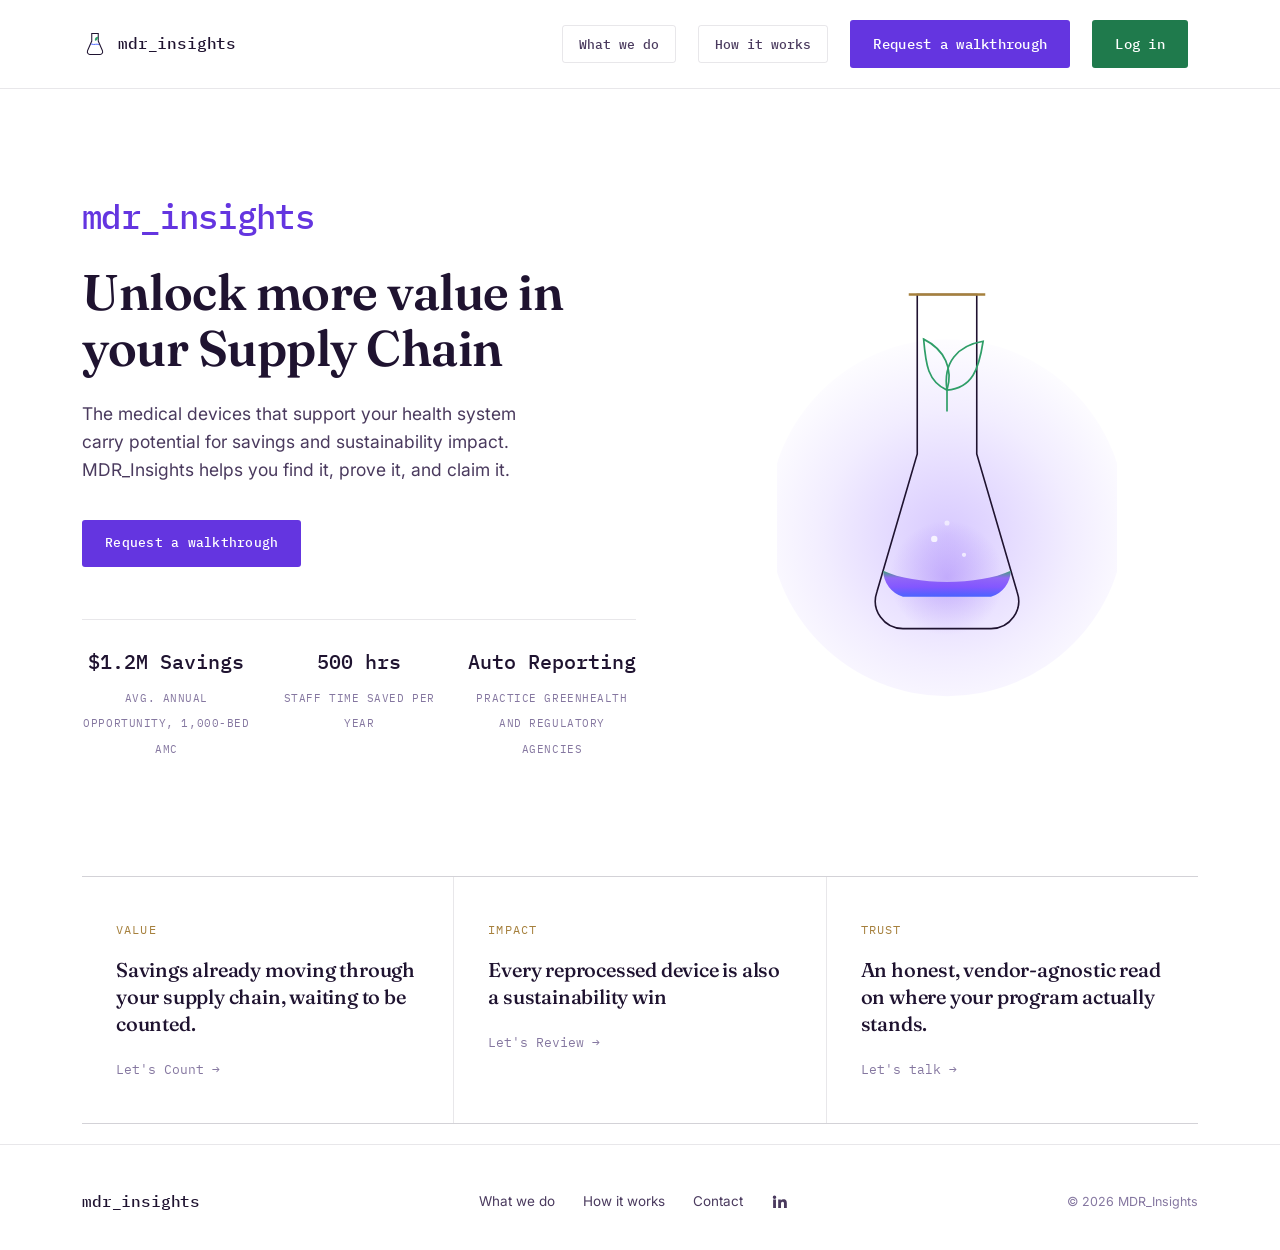
<file: index.html>
<!DOCTYPE html>
<html lang="en">
<head>
<meta charset="UTF-8">
<meta name="viewport" content="width=device-width, initial-scale=1.0">
<title>mdr_insights — Unlock more value in your Supply Chain</title>
<meta name="description" content="MDR_Insights helps health systems find, prove, and claim the savings and sustainability impact already sitting inside their medical device reprocessing programs.">
<link rel="canonical" href="https://mdrinsights.com/">
<meta property="og:type" content="website">
<meta property="og:site_name" content="mdr_insights">
<meta property="og:title" content="mdr_insights — Unlock more value in your Supply Chain">
<meta property="og:description" content="MDR_Insights helps health systems find, prove, and claim the savings and sustainability impact already sitting inside their medical device reprocessing programs.">
<meta property="og:url" content="https://mdrinsights.com/">
<meta name="twitter:card" content="summary">
<meta name="twitter:title" content="mdr_insights — Unlock more value in your Supply Chain">
<meta name="twitter:description" content="MDR_Insights helps health systems find, prove, and claim the savings and sustainability impact already sitting inside their medical device reprocessing programs.">
<link rel="icon" href="/favicon.svg" type="image/svg+xml">
<link rel="icon" href="/favicon.ico" sizes="32x32">
<link rel="apple-touch-icon" href="/apple-touch-icon.png">
<meta name="theme-color" content="#6435E0">
<link rel="preconnect" href="https://fonts.googleapis.com">
<link rel="preconnect" href="https://fonts.gstatic.com" crossorigin>
<link href="https://fonts.googleapis.com/css2?family=Fraunces:ital,opsz,wght@0,9..144,400;0,9..144,600;0,9..144,700;1,9..144,500&family=Inter:wght@400;500;600;700&family=IBM+Plex+Mono:wght@400;500&display=swap" rel="stylesheet">
<link rel="stylesheet" href="styles.css">
</head>
<body>

<header>
  <nav>
    <a class="brand" href="index.html">
      <svg viewBox="0 0 40 40" fill="none" xmlns="http://www.w3.org/2000/svg">
        <path d="M15 4h10v11.5l6.5 15A4 4 0 0 1 27.9 36H12.1a4 4 0 0 1-3.6-5.5l6.5-15V4Z" stroke="#1F1330" stroke-width="1.6"/>
        <path d="M14 20c6 2 8-1 12 1" stroke="#3D5AFE" stroke-width="1.4"/>
        <path d="M20 15c-1-4 2-6 5-6-1 4-2 6-5 6Z" fill="#2F9E68"/>
      </svg>
      mdr_insights
    </a>
    <div class="nav-links">
      <a href="what-we-do.html" class="nav-btn">What we do</a>
      <a href="how-it-works.html" class="nav-btn">How it works</a>
      <a href="contact.html" class="btn btn-primary">Request a walkthrough</a>
      <a href="https://app.mdrinsights.com/login" class="btn btn-login">Log in</a>
    </div>
  </nav>
</header>
<section class="hero">
  <div class="hero-inner">
    <div>
      <p class="hero-brand">mdr_insights</p>
      <h1>Unlock more value in your Supply Chain</h1>
      <p class="lede">The medical devices that support your health system carry potential for savings and sustainability impact. MDR_Insights helps you find it, prove it, and claim it.</p>
      <div class="hero-ctas">
        <a href="contact.html" class="btn btn-primary">Request a walkthrough</a>
      </div>
      <div class="hero-stats">
        <div><strong>$1.2M Savings</strong><span>Avg. annual opportunity, 1,000-bed AMC</span></div>
        <div><strong>500 hrs</strong><span>Staff time saved per year</span></div>
        <div><strong>Auto Reporting</strong><span>Practice Greenhealth and Regulatory Agencies</span></div>
      </div>
    </div>
    <div class="hero-art">
      <svg viewBox="0 0 320 420" fill="none" xmlns="http://www.w3.org/2000/svg">
        <defs>
          <linearGradient id="liquid" x1="0" y1="1" x2="0" y2="0">
            <stop offset="0%" stop-color="#3D5AFE"/>
            <stop offset="38%" stop-color="#7C4DFF"/>
            <stop offset="72%" stop-color="#8A5CF6"/>
            <stop offset="100%" stop-color="#2F9E68"/>
          </linearGradient>
          <radialGradient id="glow" cx="50%" cy="55%" r="58%">
            <stop offset="0%" stop-color="#7C4DFF" stop-opacity="0.30"/>
            <stop offset="60%" stop-color="#7C4DFF" stop-opacity="0.10"/>
            <stop offset="100%" stop-color="#7C4DFF" stop-opacity="0"/>
          </radialGradient>
          <radialGradient id="glowCore" cx="50%" cy="66%" r="30%">
            <stop offset="0%" stop-color="#8A5CF6" stop-opacity="0.35"/>
            <stop offset="100%" stop-color="#8A5CF6" stop-opacity="0"/>
          </radialGradient>
        </defs>
        <ellipse cx="160" cy="250" rx="168" ry="168" fill="url(#glow)"/>
        <ellipse cx="160" cy="278" rx="90" ry="90" fill="url(#glowCore)"/>
        <path d="M132 40h56v150l38 130a26 26 0 0 1-24.6 34.5H118.6A26 26 0 0 1 94 320l38-130V40Z" stroke="#1F1330" stroke-width="1.5"/>
        <line x1="124" y1="40" x2="196" y2="40" stroke="#A6803D" stroke-width="2.2"/>
        <path d="M100 300a26 26 0 0 0 18.6 24.5h82.8A26 26 0 0 0 220 300c-30 14-90 14-120 0Z" fill="url(#liquid)" opacity="0.92"/>
        <circle class="beaker-bubble b1" cx="148" cy="270" r="3" fill="#fff" opacity=".8"/>
        <circle class="beaker-bubble b2" cx="176" cy="285" r="2" fill="#fff" opacity=".7"/>
        <circle class="beaker-bubble b3" cx="160" cy="255" r="2.4" fill="#fff" opacity=".6"/>
        <g class="leaf-bob">
          <path d="M160 130c-4-26 10-42 34-46-4 26-10 44-34 46Z" stroke="#2F9E68" stroke-width="1.6" fill="none"/>
          <path d="M160 130c6-20-2-38-22-48 2 24 4 40 22 48Z" stroke="#2F9E68" stroke-width="1.6" fill="none"/>
          <line x1="160" y1="130" x2="160" y2="150" stroke="#2F9E68" stroke-width="1.6"/>
        </g>
      </svg>
    </div>
  </div>
</section>

<section id="branches" class="section branches-section">
  <div class="wrap">
    <div class="branches-grid">
      <a class="branch" href="how-it-works.html">
        <p class="branch-kicker">Value</p>
        <h3>Savings already moving through your supply chain, waiting to be counted.</h3>
        <p class="branch-more">Let's Count →</p>
      </a>
      <a class="branch" href="what-we-do.html">
        <p class="branch-kicker">Impact</p>
        <h3>Every reprocessed device is also a sustainability win</h3>
        <p class="branch-more">Let's Review →</p>
      </a>
      <a class="branch" href="how-it-works.html">
        <p class="branch-kicker">Trust</p>
        <h3>An honest, vendor-agnostic read on where your program actually stands.</h3>
        <p class="branch-more">Let's talk →</p>
      </a>
    </div>
  </div>
</section>

<footer>
  <div class="wrap">
    <a class="brand" href="index.html">mdr_insights</a>
    <div class="foot-links">
      <a href="what-we-do.html">What we do</a>
      <a href="how-it-works.html">How it works</a>
      <a href="contact.html">Contact</a>
      <a href="https://www.linkedin.com/company/mdr-insights" target="_blank" rel="noopener" class="foot-linkedin" aria-label="MDR_Insights on LinkedIn">
        <svg viewBox="0 0 24 24" aria-hidden="true" focusable="false"><path fill="currentColor" d="M4.98 3.5a2.5 2.5 0 1 1 0 5 2.5 2.5 0 0 1 0-5ZM3 9h4v12H3V9Zm7 0h3.8v1.65h.05A4.17 4.17 0 0 1 17.6 8.7c4 0 4.75 2.5 4.75 5.76V21h-4v-5.7c0-1.36-.03-3.1-1.95-3.1-1.96 0-2.26 1.47-2.26 3v5.8h-4V9Z"/></svg>
      </a>
    </div>
    <div class="copy">&copy; 2026 MDR_Insights</div>
  </div>
</footer>

</body>
</html>
</file>
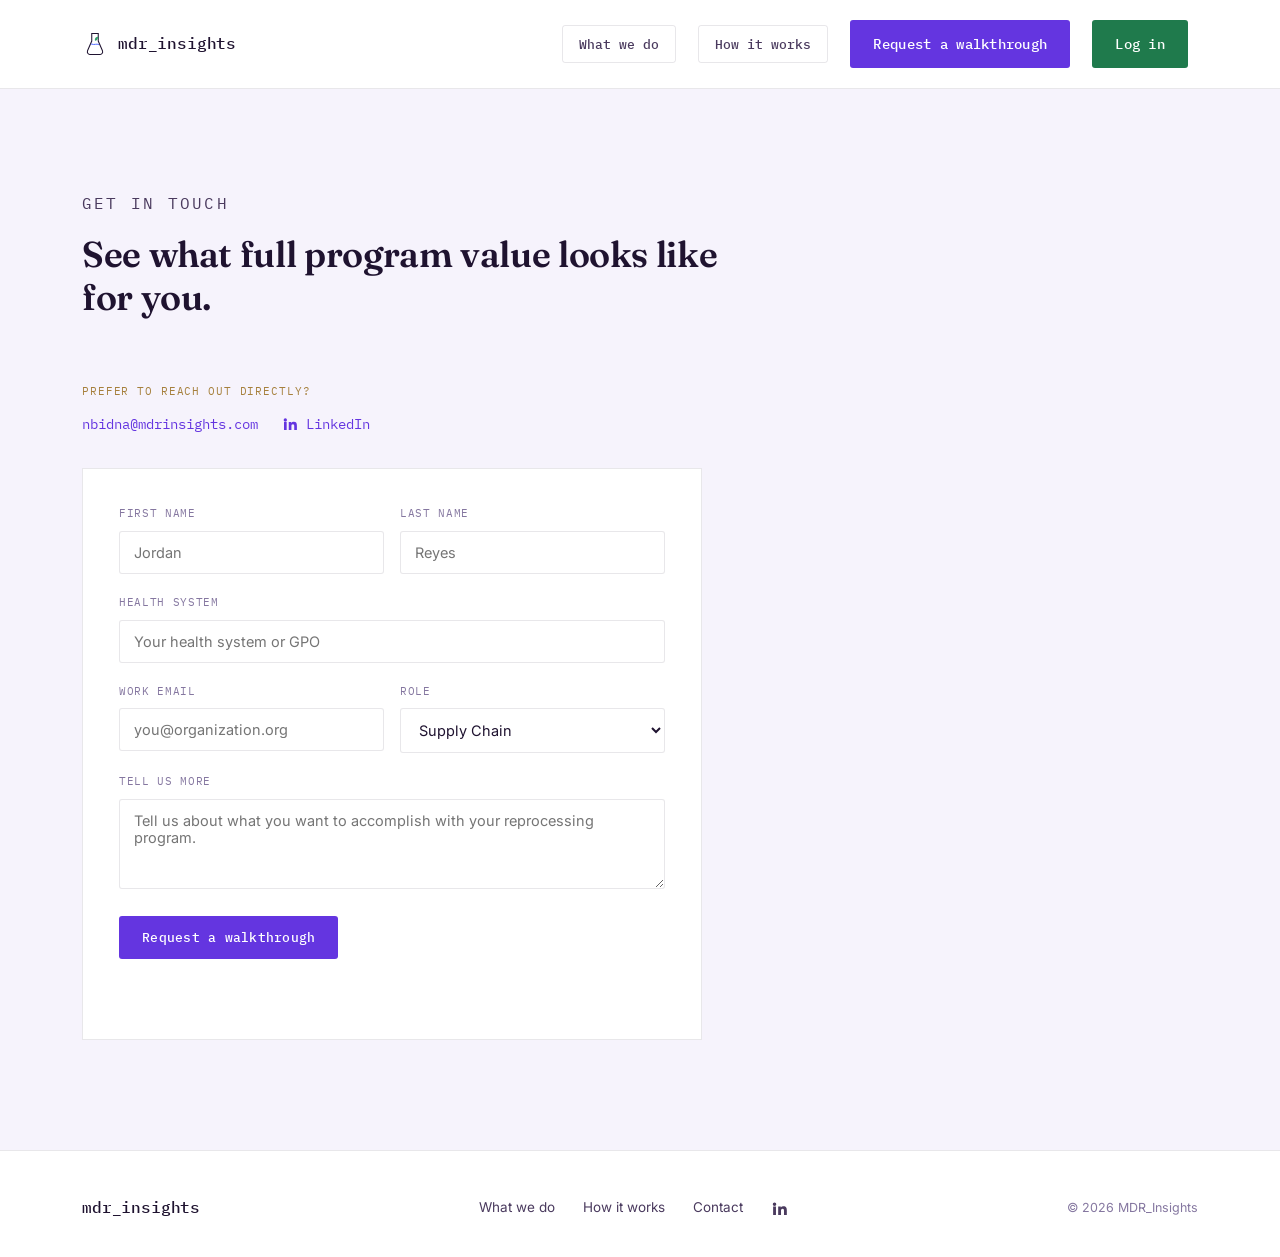
<file: contact.html>
<!DOCTYPE html>
<html lang="en">
<head>
<meta charset="UTF-8">
<meta name="viewport" content="width=device-width, initial-scale=1.0">
<title>Contact — mdr_insights</title>
<meta name="description" content="Request a walkthrough and see what full medical device reprocessing program value looks like for your health system.">
<link rel="canonical" href="https://mdrinsights.com/contact.html">
<meta property="og:type" content="website">
<meta property="og:site_name" content="mdr_insights">
<meta property="og:title" content="Contact — mdr_insights">
<meta property="og:description" content="Request a walkthrough and see what full medical device reprocessing program value looks like for your health system.">
<meta property="og:url" content="https://mdrinsights.com/contact.html">
<meta name="twitter:card" content="summary">
<meta name="twitter:title" content="Contact — mdr_insights">
<meta name="twitter:description" content="Request a walkthrough and see what full medical device reprocessing program value looks like for your health system.">
<link rel="icon" href="/favicon.svg" type="image/svg+xml">
<link rel="icon" href="/favicon.ico" sizes="32x32">
<link rel="apple-touch-icon" href="/apple-touch-icon.png">
<meta name="theme-color" content="#6435E0">
<link rel="preconnect" href="https://fonts.googleapis.com">
<link rel="preconnect" href="https://fonts.gstatic.com" crossorigin>
<link href="https://fonts.googleapis.com/css2?family=Fraunces:ital,opsz,wght@0,9..144,400;0,9..144,600;0,9..144,700;1,9..144,500&family=Inter:wght@400;500;600;700&family=IBM+Plex+Mono:wght@400;500&display=swap" rel="stylesheet">
<link rel="stylesheet" href="styles.css">
</head>
<body>

<header>
  <nav>
    <a class="brand" href="index.html">
      <svg viewBox="0 0 40 40" fill="none" xmlns="http://www.w3.org/2000/svg">
        <path d="M15 4h10v11.5l6.5 15A4 4 0 0 1 27.9 36H12.1a4 4 0 0 1-3.6-5.5l6.5-15V4Z" stroke="#1F1330" stroke-width="1.6"/>
        <path d="M14 20c6 2 8-1 12 1" stroke="#3D5AFE" stroke-width="1.4"/>
        <path d="M20 15c-1-4 2-6 5-6-1 4-2 6-5 6Z" fill="#2F9E68"/>
      </svg>
      mdr_insights
    </a>
    <div class="nav-links">
      <a href="what-we-do.html" class="nav-btn">What we do</a>
      <a href="how-it-works.html" class="nav-btn">How it works</a>
      <a href="contact.html" class="btn btn-primary">Request a walkthrough</a>
      <a href="https://app.mdrinsights.com/login" class="btn btn-login">Log in</a>
    </div>
  </nav>
</header>
<section id="contact" class="section section-tint page-top">
  <div class="wrap">
    <div class="section-head">
      <p class="eyebrow">GET IN TOUCH</p>
      <h2>See what full program value looks like for you.</h2>
    </div>
    <div class="contact-single">
      <div class="contact-direct">
        <p class="contact-direct-label">Prefer to reach out directly?</p>
        <div class="contact-direct-links">
          <a href="mailto:nbidna@mdrinsights.com">nbidna@mdrinsights.com</a>
          <a href="https://www.linkedin.com/company/mdr-insights" target="_blank" rel="noopener">
            <svg viewBox="0 0 24 24" aria-hidden="true" focusable="false"><path fill="currentColor" d="M4.98 3.5a2.5 2.5 0 1 1 0 5 2.5 2.5 0 0 1 0-5ZM3 9h4v12H3V9Zm7 0h3.8v1.65h.05A4.17 4.17 0 0 1 17.6 8.7c4 0 4.75 2.5 4.75 5.76V21h-4v-5.7c0-1.36-.03-3.1-1.95-3.1-1.96 0-2.26 1.47-2.26 3v5.8h-4V9Z"/></svg>
            LinkedIn
          </a>
        </div>
      </div>
      <form id="contact-form">
        <div class="form-row">
          <div>
            <label for="fname">First name</label>
            <input id="fname" data-entry="541686366" type="text" placeholder="Jordan" required>
          </div>
          <div>
            <label for="lname">Last name</label>
            <input id="lname" data-entry="1503997079" type="text" placeholder="Reyes" required>
          </div>
        </div>
        <div>
          <label for="org">Health system</label>
          <input id="org" data-entry="199205405" type="text" placeholder="Your health system or GPO" required>
        </div>
        <div class="form-row">
          <div>
            <label for="email">Work email</label>
            <input id="email" data-entry="1079757033" type="email" placeholder="you@organization.org" required>
          </div>
          <div>
            <label for="role">Role</label>
            <select id="role" data-entry="1086101483">
              <option>Supply Chain</option>
              <option>Sustainability</option>
              <option>Value Analysis / Procurement</option>
              <option>Other</option>
            </select>
          </div>
        </div>
        <div>
          <label for="msg">Tell us more</label>
          <textarea id="msg" data-entry="1174580599" placeholder="Tell us about what you want to accomplish with your reprocessing program."></textarea>
        </div>
        <button type="submit" class="btn btn-primary" style="justify-self:start;">Request a walkthrough</button>
        <p id="form-status" class="form-status" role="status" aria-live="polite"></p>
      </form>

<script>
(function () {
  // Paste your Google Form's response URL here (ends in /formResponse)
  var GOOGLE_FORM_URL = 'https://docs.google.com/forms/d/e/1FAIpQLSesgrbXB19hpYngXjw40rvY8BF6PdDmbCVqCVPXnwUKaYSm_w/formResponse';

  var form = document.getElementById('contact-form');
  var status = document.getElementById('form-status');
  var button = form.querySelector('button[type="submit"]');

  form.addEventListener('submit', function (e) {
    e.preventDefault();
    if (!form.checkValidity()) { form.reportValidity(); return; }

    var data = new FormData();
    form.querySelectorAll('[data-entry]').forEach(function (field) {
      data.append('entry.' + field.dataset.entry, field.value);
    });

    status.className = 'form-status';
    status.textContent = 'Sending...';
    button.disabled = true;

    // Google Forms doesn't return CORS headers, so the response is opaque.
    // A completed request means the submission went through.
    fetch(GOOGLE_FORM_URL, { method: 'POST', mode: 'no-cors', body: data })
      .then(function () {
        form.reset();
        status.className = 'form-status is-ok';
        status.textContent = 'Thank you. We will be in touch within one business day.';
      })
      .catch(function () {
        status.className = 'form-status is-err';
        status.textContent = 'Something went wrong. Please email us directly instead.';
      })
      .finally(function () { button.disabled = false; });
  });
})();
</script>
    </div>
  </div>
</section>

<footer>
  <div class="wrap">
    <a class="brand" href="index.html">mdr_insights</a>
    <div class="foot-links">
      <a href="what-we-do.html">What we do</a>
      <a href="how-it-works.html">How it works</a>
      <a href="contact.html">Contact</a>
      <a href="https://www.linkedin.com/company/mdr-insights" target="_blank" rel="noopener" class="foot-linkedin" aria-label="MDR_Insights on LinkedIn">
        <svg viewBox="0 0 24 24" aria-hidden="true" focusable="false"><path fill="currentColor" d="M4.98 3.5a2.5 2.5 0 1 1 0 5 2.5 2.5 0 0 1 0-5ZM3 9h4v12H3V9Zm7 0h3.8v1.65h.05A4.17 4.17 0 0 1 17.6 8.7c4 0 4.75 2.5 4.75 5.76V21h-4v-5.7c0-1.36-.03-3.1-1.95-3.1-1.96 0-2.26 1.47-2.26 3v5.8h-4V9Z"/></svg>
      </a>
    </div>
    <div class="copy">&copy; 2026 MDR_Insights</div>
  </div>
</footer>

</body>
</html>
</file>
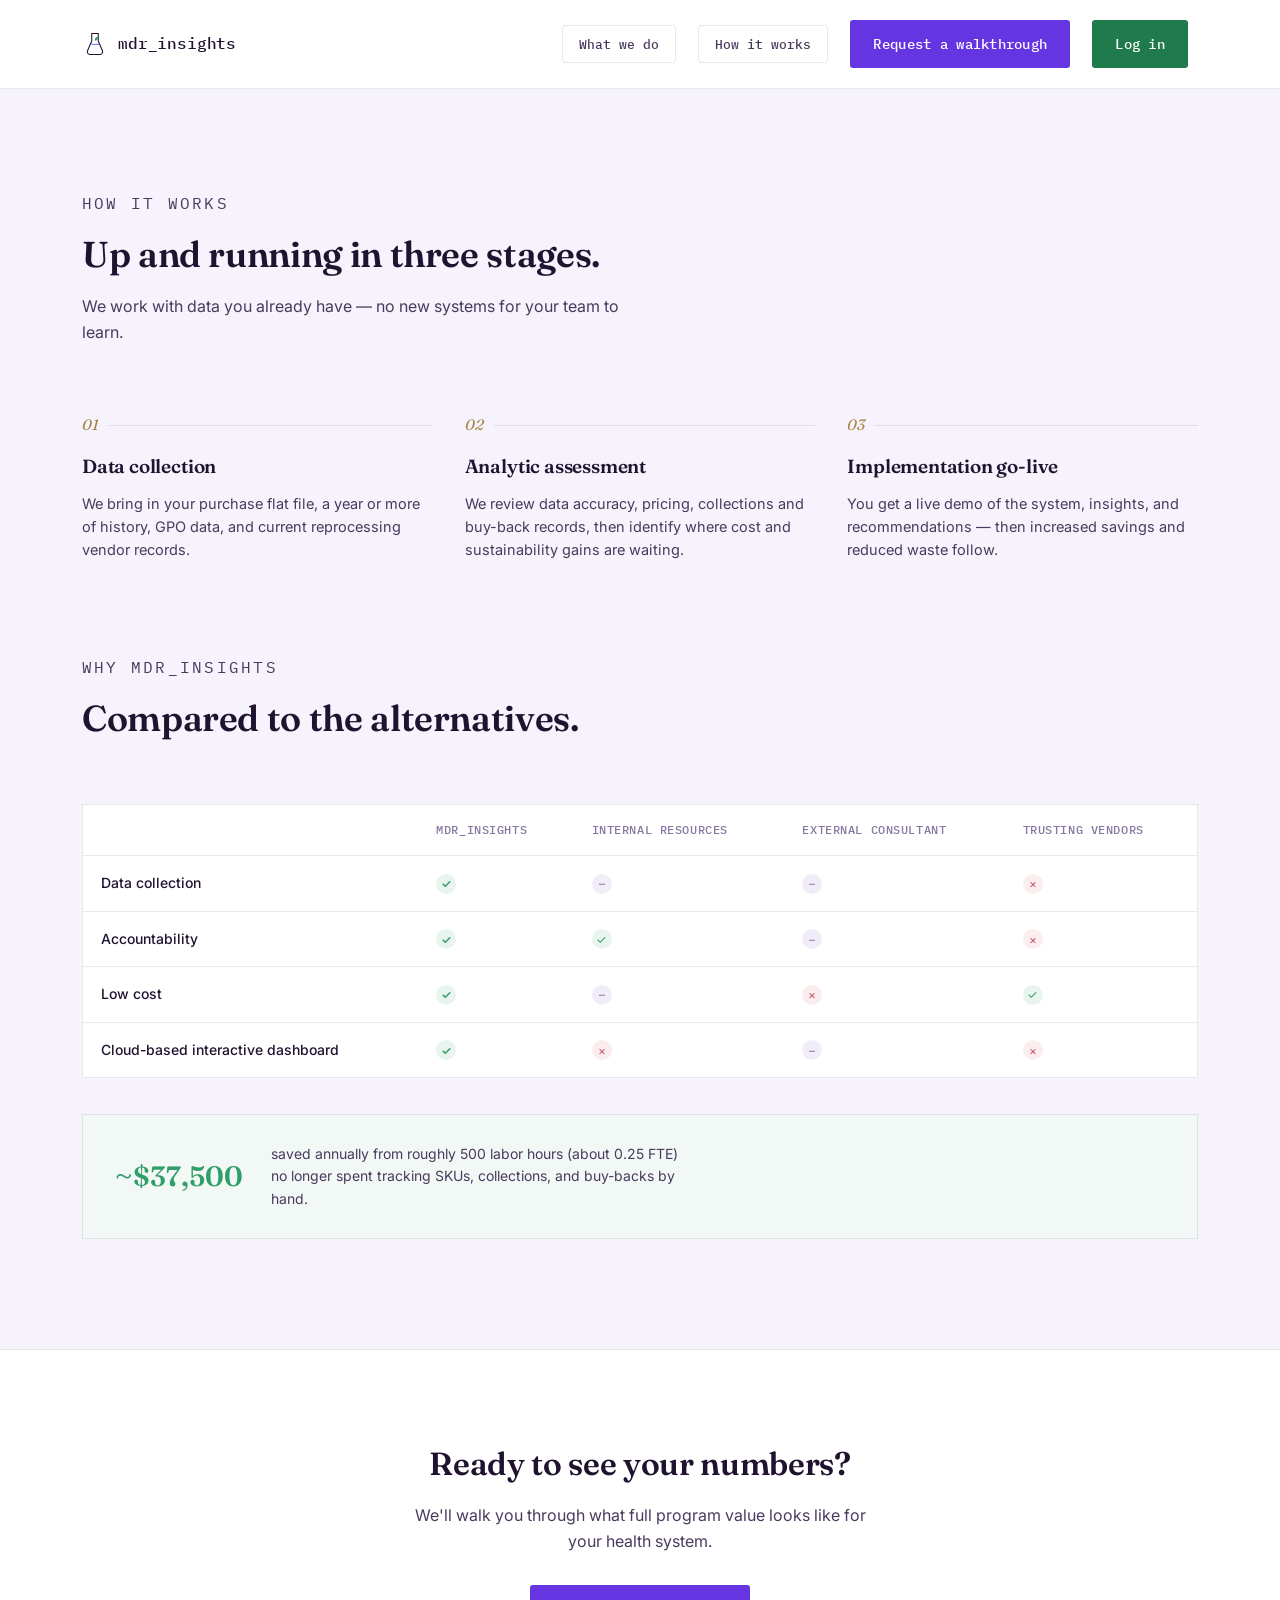
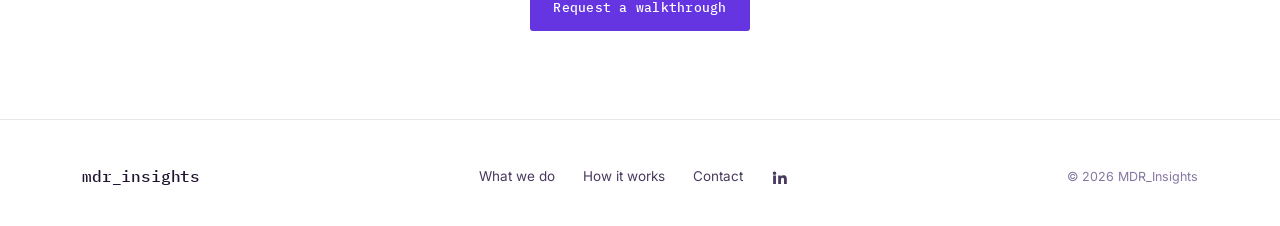
<file: how-it-works.html>
<!DOCTYPE html>
<html lang="en">
<head>
<meta charset="UTF-8">
<meta name="viewport" content="width=device-width, initial-scale=1.0">
<title>How it works — mdr_insights</title>
<meta name="description" content="A three-stage path to full reprocessing program value: data collection, analytic assessment, and implementation go-live.">
<link rel="canonical" href="https://mdrinsights.com/how-it-works.html">
<meta property="og:type" content="website">
<meta property="og:site_name" content="mdr_insights">
<meta property="og:title" content="How it works — mdr_insights">
<meta property="og:description" content="A three-stage path to full reprocessing program value: data collection, analytic assessment, and implementation go-live.">
<meta property="og:url" content="https://mdrinsights.com/how-it-works.html">
<meta name="twitter:card" content="summary">
<meta name="twitter:title" content="How it works — mdr_insights">
<meta name="twitter:description" content="A three-stage path to full reprocessing program value: data collection, analytic assessment, and implementation go-live.">
<link rel="icon" href="/favicon.svg" type="image/svg+xml">
<link rel="icon" href="/favicon.ico" sizes="32x32">
<link rel="apple-touch-icon" href="/apple-touch-icon.png">
<meta name="theme-color" content="#6435E0">
<link rel="preconnect" href="https://fonts.googleapis.com">
<link rel="preconnect" href="https://fonts.gstatic.com" crossorigin>
<link href="https://fonts.googleapis.com/css2?family=Fraunces:ital,opsz,wght@0,9..144,400;0,9..144,600;0,9..144,700;1,9..144,500&family=Inter:wght@400;500;600;700&family=IBM+Plex+Mono:wght@400;500&display=swap" rel="stylesheet">
<link rel="stylesheet" href="styles.css">
</head>
<body>

<header>
  <nav>
    <a class="brand" href="index.html">
      <svg viewBox="0 0 40 40" fill="none" xmlns="http://www.w3.org/2000/svg">
        <path d="M15 4h10v11.5l6.5 15A4 4 0 0 1 27.9 36H12.1a4 4 0 0 1-3.6-5.5l6.5-15V4Z" stroke="#1F1330" stroke-width="1.6"/>
        <path d="M14 20c6 2 8-1 12 1" stroke="#3D5AFE" stroke-width="1.4"/>
        <path d="M20 15c-1-4 2-6 5-6-1 4-2 6-5 6Z" fill="#2F9E68"/>
      </svg>
      mdr_insights
    </a>
    <div class="nav-links">
      <a href="what-we-do.html" class="nav-btn">What we do</a>
      <a href="how-it-works.html" class="nav-btn">How it works</a>
      <a href="contact.html" class="btn btn-primary">Request a walkthrough</a>
      <a href="https://app.mdrinsights.com/login" class="btn btn-login">Log in</a>
    </div>
  </nav>
</header>
<section id="how-it-works" class="section section-tint page-top">
  <div class="wrap">
    <div class="section-head">
      <p class="eyebrow">HOW IT WORKS</p>
      <h2>Up and running in three stages.</h2>
      <p>We work with data you already have — no new systems for your team to learn.</p>
    </div>
    <div class="steps">
      <div class="step">
        <div class="step-index">01</div>
        <h3>Data collection</h3>
        <p>We bring in your purchase flat file, a year or more of history, GPO data, and current reprocessing vendor records.</p>
      </div>
      <div class="step">
        <div class="step-index">02</div>
        <h3>Analytic assessment</h3>
        <p>We review data accuracy, pricing, collections and buy-back records, then identify where cost and sustainability gains are waiting.</p>
      </div>
      <div class="step">
        <div class="step-index">03</div>
        <h3>Implementation go-live</h3>
        <p>You get a live demo of the system, insights, and recommendations — then increased savings and reduced waste follow.</p>
      </div>
    </div>

    <div class="section-head" style="margin-top:80px;">
      <p class="eyebrow">WHY MDR_INSIGHTS</p>
      <h2>Compared to the alternatives.</h2>
    </div>
    <table class="compare-table">
      <thead>
        <tr>
          <th></th>
          <th>MDR_Insights</th>
          <th>Internal Resources</th>
          <th>External Consultant</th>
          <th>Trusting Vendors</th>
        </tr>
      </thead>
      <tbody>
        <tr>
          <td>Data collection</td>
          <td class="brand-col"><span class="mark mark-pos">✓</span></td>
          <td><span class="mark mark-neu">–</span></td>
          <td><span class="mark mark-neu">–</span></td>
          <td><span class="mark mark-neg">×</span></td>
        </tr>
        <tr>
          <td>Accountability</td>
          <td class="brand-col"><span class="mark mark-pos">✓</span></td>
          <td><span class="mark mark-pos">✓</span></td>
          <td><span class="mark mark-neu">–</span></td>
          <td><span class="mark mark-neg">×</span></td>
        </tr>
        <tr>
          <td>Low cost</td>
          <td class="brand-col"><span class="mark mark-pos">✓</span></td>
          <td><span class="mark mark-neu">–</span></td>
          <td><span class="mark mark-neg">×</span></td>
          <td><span class="mark mark-pos">✓</span></td>
        </tr>
        <tr>
          <td>Cloud-based interactive dashboard</td>
          <td class="brand-col"><span class="mark mark-pos">✓</span></td>
          <td><span class="mark mark-neg">×</span></td>
          <td><span class="mark mark-neu">–</span></td>
          <td><span class="mark mark-neg">×</span></td>
        </tr>
      </tbody>
    </table>
    <div class="labor-stat">
      <strong>~$37,500</strong>
      <span>saved annually from roughly 500 labor hours (about 0.25 FTE) no longer spent tracking SKUs, collections, and buy-backs by hand.</span>
    </div>
  </div>
</section>

<section class="section page-cta">
  <div class="wrap">
    <h2>Ready to see your numbers?</h2>
    <p>We'll walk you through what full program value looks like for your health system.</p>
    <a href="contact.html" class="btn btn-primary">Request a walkthrough</a>
  </div>
</section>

<footer>
  <div class="wrap">
    <a class="brand" href="index.html">mdr_insights</a>
    <div class="foot-links">
      <a href="what-we-do.html">What we do</a>
      <a href="how-it-works.html">How it works</a>
      <a href="contact.html">Contact</a>
      <a href="https://www.linkedin.com/company/mdr-insights" target="_blank" rel="noopener" class="foot-linkedin" aria-label="MDR_Insights on LinkedIn">
        <svg viewBox="0 0 24 24" aria-hidden="true" focusable="false"><path fill="currentColor" d="M4.98 3.5a2.5 2.5 0 1 1 0 5 2.5 2.5 0 0 1 0-5ZM3 9h4v12H3V9Zm7 0h3.8v1.65h.05A4.17 4.17 0 0 1 17.6 8.7c4 0 4.75 2.5 4.75 5.76V21h-4v-5.7c0-1.36-.03-3.1-1.95-3.1-1.96 0-2.26 1.47-2.26 3v5.8h-4V9Z"/></svg>
      </a>
    </div>
    <div class="copy">&copy; 2026 MDR_Insights</div>
  </div>
</footer>

</body>
</html>
</file>
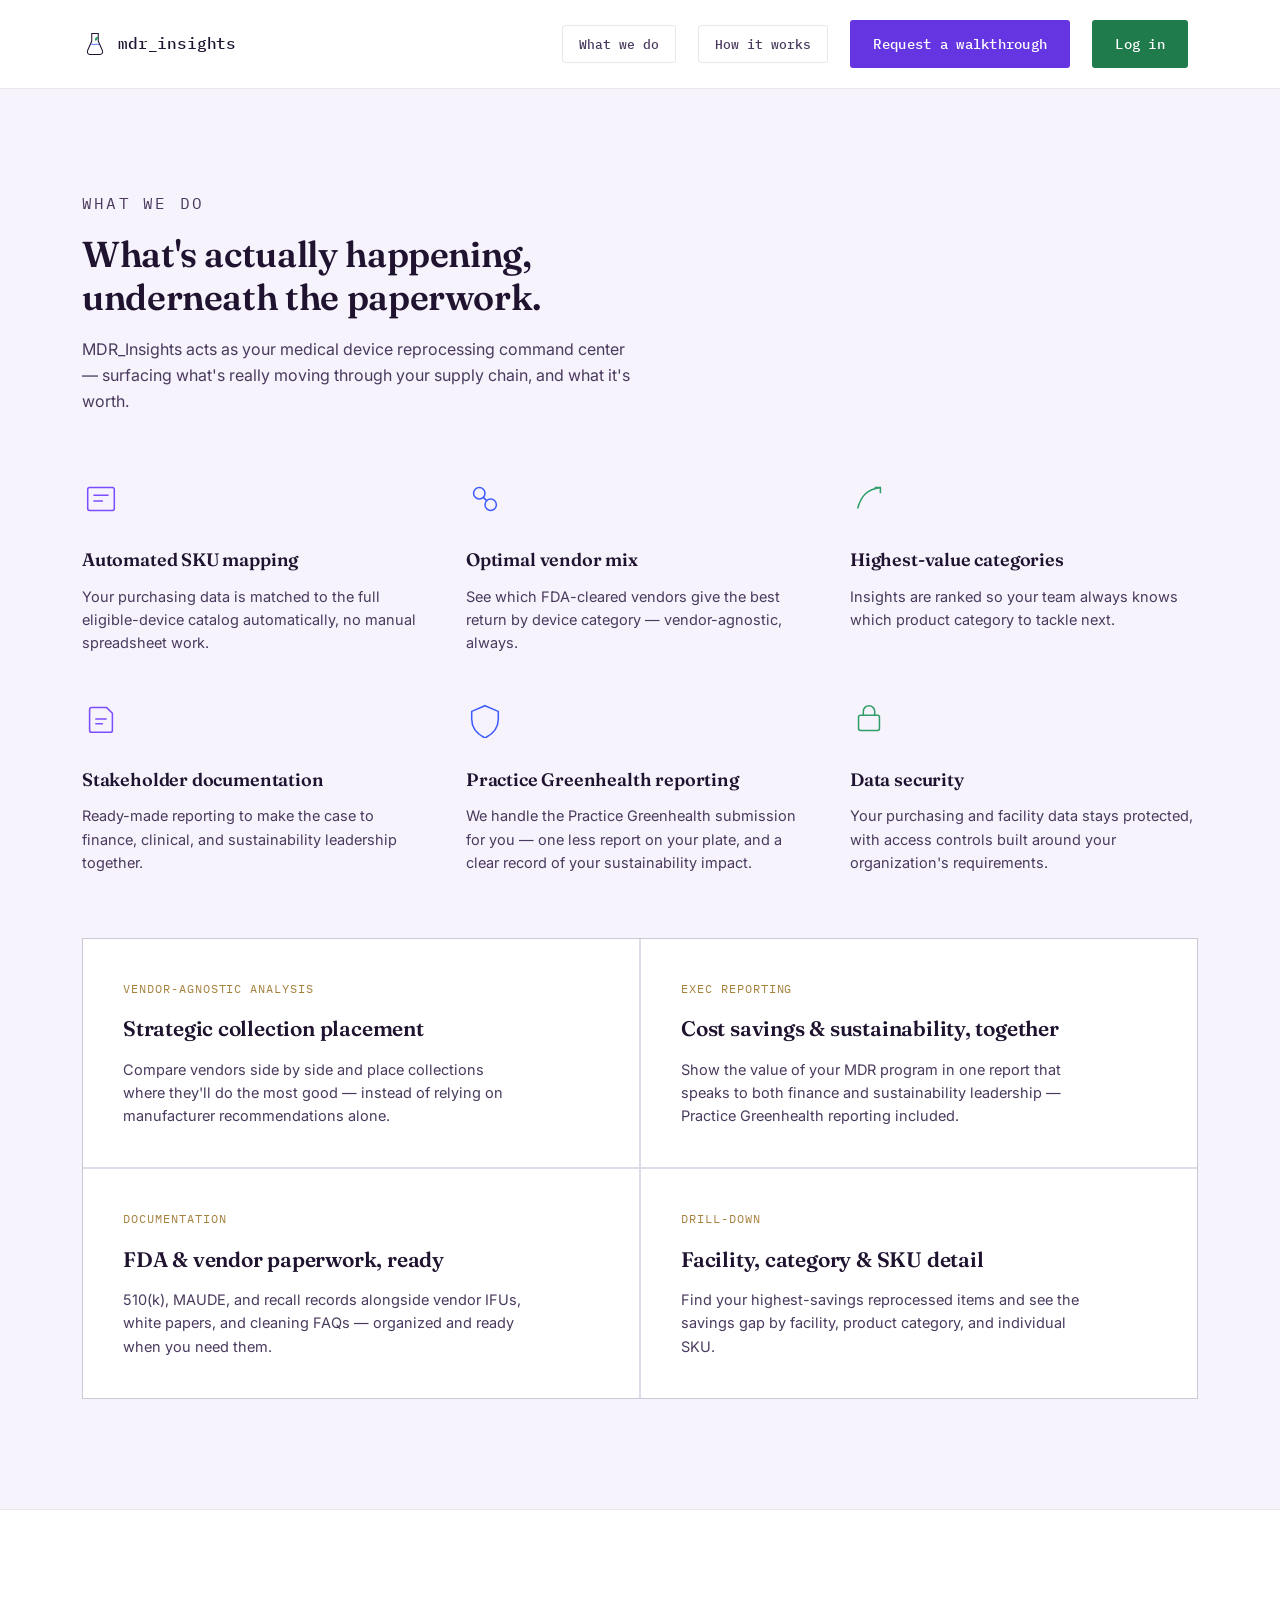
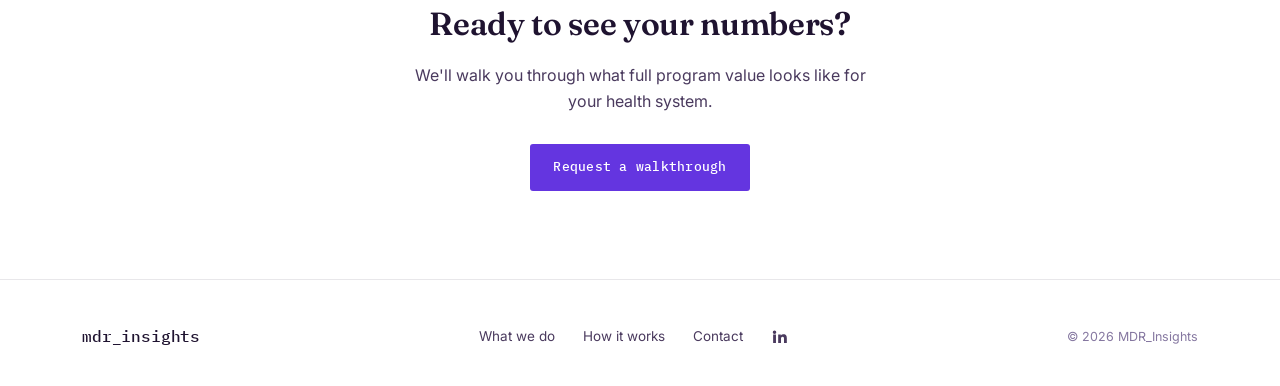
<file: what-we-do.html>
<!DOCTYPE html>
<html lang="en">
<head>
<meta charset="UTF-8">
<meta name="viewport" content="width=device-width, initial-scale=1.0">
<title>What we do — mdr_insights</title>
<meta name="description" content="Automated SKU mapping, vendor-agnostic analysis, and sustainability reporting — see what mdr_insights actually does for your reprocessing program.">
<link rel="canonical" href="https://mdrinsights.com/what-we-do.html">
<meta property="og:type" content="website">
<meta property="og:site_name" content="mdr_insights">
<meta property="og:title" content="What we do — mdr_insights">
<meta property="og:description" content="Automated SKU mapping, vendor-agnostic analysis, and sustainability reporting — see what mdr_insights actually does for your reprocessing program.">
<meta property="og:url" content="https://mdrinsights.com/what-we-do.html">
<meta name="twitter:card" content="summary">
<meta name="twitter:title" content="What we do — mdr_insights">
<meta name="twitter:description" content="Automated SKU mapping, vendor-agnostic analysis, and sustainability reporting — see what mdr_insights actually does for your reprocessing program.">
<link rel="icon" href="/favicon.svg" type="image/svg+xml">
<link rel="icon" href="/favicon.ico" sizes="32x32">
<link rel="apple-touch-icon" href="/apple-touch-icon.png">
<meta name="theme-color" content="#6435E0">
<link rel="preconnect" href="https://fonts.googleapis.com">
<link rel="preconnect" href="https://fonts.gstatic.com" crossorigin>
<link href="https://fonts.googleapis.com/css2?family=Fraunces:ital,opsz,wght@0,9..144,400;0,9..144,600;0,9..144,700;1,9..144,500&family=Inter:wght@400;500;600;700&family=IBM+Plex+Mono:wght@400;500&display=swap" rel="stylesheet">
<link rel="stylesheet" href="styles.css">
</head>
<body>

<header>
  <nav>
    <a class="brand" href="index.html">
      <svg viewBox="0 0 40 40" fill="none" xmlns="http://www.w3.org/2000/svg">
        <path d="M15 4h10v11.5l6.5 15A4 4 0 0 1 27.9 36H12.1a4 4 0 0 1-3.6-5.5l6.5-15V4Z" stroke="#1F1330" stroke-width="1.6"/>
        <path d="M14 20c6 2 8-1 12 1" stroke="#3D5AFE" stroke-width="1.4"/>
        <path d="M20 15c-1-4 2-6 5-6-1 4-2 6-5 6Z" fill="#2F9E68"/>
      </svg>
      mdr_insights
    </a>
    <div class="nav-links">
      <a href="what-we-do.html" class="nav-btn">What we do</a>
      <a href="how-it-works.html" class="nav-btn">How it works</a>
      <a href="contact.html" class="btn btn-primary">Request a walkthrough</a>
      <a href="https://app.mdrinsights.com/login" class="btn btn-login">Log in</a>
    </div>
  </nav>
</header>
<section id="what-we-do" class="section section-tint page-top">
  <div class="wrap">
    <div class="section-head">
      <p class="eyebrow">WHAT WE DO</p>
      <h2>What's actually happening, underneath the paperwork.</h2>
      <p>MDR_Insights acts as your medical device reprocessing command center — surfacing what's really moving through your supply chain, and what it's worth.</p>
    </div>
    <div class="features">
      <div class="feature">
        <svg class="ficon" viewBox="0 0 40 40" fill="none"><rect x="6" y="8" width="28" height="24" rx="2" stroke="#7C4DFF" stroke-width="1.6"/><path d="M12 16h16M12 22h10" stroke="#7C4DFF" stroke-width="1.6"/></svg>
        <h3>Automated SKU mapping</h3>
        <p>Your purchasing data is matched to the full eligible-device catalog automatically, no manual spreadsheet work.</p>
      </div>
      <div class="feature">
        <svg class="ficon" viewBox="0 0 40 40" fill="none"><circle cx="14" cy="14" r="6" stroke="#3D5AFE" stroke-width="1.6"/><circle cx="26" cy="26" r="6" stroke="#3D5AFE" stroke-width="1.6"/><path d="M18 18l4 4" stroke="#3D5AFE" stroke-width="1.6"/></svg>
        <h3>Optimal vendor mix</h3>
        <p>See which FDA-cleared vendors give the best return by device category — vendor-agnostic, always.</p>
      </div>
      <div class="feature">
        <svg class="ficon" viewBox="0 0 40 40" fill="none"><path d="M8 30c4-14 10-20 24-22" stroke="#2F9E68" stroke-width="1.6"/><path d="M26 8h6v6" stroke="#2F9E68" stroke-width="1.6"/></svg>
        <h3>Highest-value categories</h3>
        <p>Insights are ranked so your team always knows which product category to tackle next.</p>
      </div>
      <div class="feature">
        <svg class="ficon" viewBox="0 0 40 40" fill="none"><path d="M10 8h16l6 6v18a2 2 0 0 1-2 2H10a2 2 0 0 1-2-2V10a2 2 0 0 1 2-2Z" stroke="#7C4DFF" stroke-width="1.6"/><path d="M14 20h12M14 25h8" stroke="#7C4DFF" stroke-width="1.6"/></svg>
        <h3>Stakeholder documentation</h3>
        <p>Ready-made reporting to make the case to finance, clinical, and sustainability leadership together.</p>
      </div>
      <div class="feature">
        <svg class="ficon" viewBox="0 0 40 40" fill="none"><path d="M20 6l14 6v8c0 10-6 16-14 20-8-4-14-10-14-20v-8l14-6Z" stroke="#3D5AFE" stroke-width="1.6"/></svg>
        <h3>Practice Greenhealth reporting</h3>
        <p>We handle the Practice Greenhealth submission for you — one less report on your plate, and a clear record of your sustainability impact.</p>
      </div>
      <div class="feature">
        <svg class="ficon" viewBox="0 0 40 40" fill="none"><rect x="9" y="16" width="22" height="16" rx="2" stroke="#2F9E68" stroke-width="1.6"/><path d="M14 16v-4a6 6 0 0 1 12 0v4" stroke="#2F9E68" stroke-width="1.6"/></svg>
        <h3>Data security</h3>
        <p>Your purchasing and facility data stays protected, with access controls built around your organization's requirements.</p>
      </div>
    </div>

    <div class="pillars" style="margin-top:64px;">
      <div class="pillar">
        <p class="pnum">VENDOR-AGNOSTIC ANALYSIS</p>
        <h3>Strategic collection placement</h3>
        <p>Compare vendors side by side and place collections where they'll do the most good — instead of relying on manufacturer recommendations alone.</p>
      </div>
      <div class="pillar">
        <p class="pnum">EXEC REPORTING</p>
        <h3>Cost savings & sustainability, together</h3>
        <p>Show the value of your MDR program in one report that speaks to both finance and sustainability leadership — Practice Greenhealth reporting included.</p>
      </div>
      <div class="pillar">
        <p class="pnum">DOCUMENTATION</p>
        <h3>FDA & vendor paperwork, ready</h3>
        <p>510(k), MAUDE, and recall records alongside vendor IFUs, white papers, and cleaning FAQs — organized and ready when you need them.</p>
      </div>
      <div class="pillar">
        <p class="pnum">DRILL-DOWN</p>
        <h3>Facility, category & SKU detail</h3>
        <p>Find your highest-savings reprocessed items and see the savings gap by facility, product category, and individual SKU.</p>
      </div>
    </div>
  </div>
</section>

<section class="section page-cta">
  <div class="wrap">
    <h2>Ready to see your numbers?</h2>
    <p>We'll walk you through what full program value looks like for your health system.</p>
    <a href="contact.html" class="btn btn-primary">Request a walkthrough</a>
  </div>
</section>

<footer>
  <div class="wrap">
    <a class="brand" href="index.html">mdr_insights</a>
    <div class="foot-links">
      <a href="what-we-do.html">What we do</a>
      <a href="how-it-works.html">How it works</a>
      <a href="contact.html">Contact</a>
      <a href="https://www.linkedin.com/company/mdr-insights" target="_blank" rel="noopener" class="foot-linkedin" aria-label="MDR_Insights on LinkedIn">
        <svg viewBox="0 0 24 24" aria-hidden="true" focusable="false"><path fill="currentColor" d="M4.98 3.5a2.5 2.5 0 1 1 0 5 2.5 2.5 0 0 1 0-5ZM3 9h4v12H3V9Zm7 0h3.8v1.65h.05A4.17 4.17 0 0 1 17.6 8.7c4 0 4.75 2.5 4.75 5.76V21h-4v-5.7c0-1.36-.03-3.1-1.95-3.1-1.96 0-2.26 1.47-2.26 3v5.8h-4V9Z"/></svg>
      </a>
    </div>
    <div class="copy">&copy; 2026 MDR_Insights</div>
  </div>
</footer>

</body>
</html>
</file>
<file: styles.css>
:root{
    --bg:#FFFFFF;
    --bg-tint:#F6F3FC;
    --bg-tint-2:#F2F8F5;
    --ink:#1F1330;
    --ink-soft:#4A3A5E;
    --ink-faint:#8577A0;
    --violet:#7C4DFF;
    --violet-deep:#6435E0;
    --dusk:#3D5AFE;
    --leaf:#2F9E68;
    --leaf-soft:#E7F5EE;
    --brass:#A6803D;
    --border:rgba(31,19,48,.10);
    --radius:3px;
  }
  *{box-sizing:border-box; margin:0; padding:0;}
  html{scroll-behavior:smooth;}
  body{
    background:var(--bg);
    color:var(--ink);
    font-family:'Inter', sans-serif;
    line-height:1.6;
    -webkit-font-smoothing:antialiased;
  }
  img{max-width:100%; display:block;}
  a{color:inherit; text-decoration:none;}
  .wrap{max-width:1180px; margin:0 auto; padding:0 32px;}
  .eyebrow{
    font-family:'IBM Plex Mono', monospace;
    font-size:12px;
    letter-spacing:.14em;
    text-transform:uppercase;
    color:var(--brass);
  }
  h1,h2,h3{
    font-family:'Fraunces', serif;
    font-weight:600;
    letter-spacing:-.01em;
    color:var(--ink);
  }
  section{position:relative;}

  section[id]{ scroll-margin-top: 88px; }

  /* ---------- nav ---------- */
  header{
    position:sticky; top:0; z-index:50;
    background:rgba(255,255,255,.92);
    backdrop-filter:blur(8px);
    border-bottom:1px solid var(--border);
  }
  nav{
    display:flex; align-items:center; justify-content:space-between;
    padding:20px 32px;
    max-width:1180px; margin:0 auto;
  }
  .brand{display:flex; align-items:center; gap:10px; font-family:'IBM Plex Mono', monospace; font-weight:500; font-size:16px; letter-spacing:-.01em;}
  .brand svg{width:26px; height:26px;}
  .nav-links{display:flex; gap:22px; align-items:center; margin-right:10px;}
  .nav-links a{
    font-size:14px; font-weight:500; color:var(--ink-soft);
    transition:color .15s ease;
  }
  .nav-links a:hover{color:var(--violet-deep);}
  .nav-links a.btn-primary, .nav-links a.btn-primary:hover,
  .nav-links a.btn-login, .nav-links a.btn-login:hover{color:#fff;}
  .nav-links a.nav-btn{
    font-family:'IBM Plex Mono', monospace;
    font-size:12.5px;
    border:1px solid var(--border);
    border-radius:var(--radius);
    padding:8px 16px;
  }
  .nav-links a.nav-btn:hover{
    border-color:var(--violet);
    color:var(--violet-deep);
    background:var(--bg-tint);
  }
  .btn{
    display:inline-flex; align-items:center; gap:8px;
    font-family:'IBM Plex Mono', monospace;
    font-size:13px; font-weight:500;
    letter-spacing:.02em;
    padding:12px 22px;
    border-radius:var(--radius);
    border:1px solid transparent;
    cursor:pointer;
    transition:transform .15s ease, box-shadow .15s ease, background .15s ease;
  }
  .btn-primary{
    background:var(--violet-deep);
    color:#fff;
  }
  .btn-primary:hover{transform:translateY(-1px); background:#5926C9;}
  .btn-login{
    background:#1F7A4C;
    color:#fff;
  }
  .btn-login:hover{transform:translateY(-1px); background:#19653F;}
  .btn-ghost{
    border-color:var(--border);
    color:var(--ink);
    background:transparent;
  }
  .btn-ghost:hover{border-color:var(--violet); color:var(--violet-deep);}

  /* ---------- hero ---------- */
  .hero{background:var(--bg);}
  .hero-inner{
    display:grid;
    grid-template-columns:1.05fr .95fr;
    gap:60px;
    align-items:center;
    padding:100px 32px 96px;
    max-width:1180px; margin:0 auto;
  }
  .hero-brand{
    font-family:'IBM Plex Mono', monospace;
    font-size:clamp(26px, 3vw, 34px);
    font-weight:500;
    letter-spacing:-.02em;
    color:var(--violet-deep);
    margin-bottom:6px;
  }
  .hero h1{
    font-size:clamp(34px, 4.2vw, 50px);
    line-height:1.12;
    margin:20px 0 24px;
  }
  .hero h1 em{
    font-style:italic;
    font-weight:500;
    background:linear-gradient(100deg, var(--violet-deep), var(--dusk) 60%, var(--leaf));
    -webkit-background-clip:text;
    background-clip:text;
    color:transparent;
  }
  .hero p.lede{
    font-size:17.5px;
    color:var(--ink-soft);
    max-width:480px;
    margin-bottom:36px;
  }
  .hero-ctas{display:flex; gap:14px; margin-bottom:52px;}
  .hero-stats{
    display:grid;
    grid-template-columns:repeat(3,1fr);
    gap:24px;
    font-family:'IBM Plex Mono', monospace;
    border-top:1px solid var(--border);
    padding-top:26px;
  }
  .hero-stats div{ text-align:center; }
  .hero-stats div strong{
    display:block; font-size:20px; color:var(--ink); font-weight:500;
    margin-bottom:6px;
  }
  .hero-stats div span{
    font-size:11px; letter-spacing:.05em; text-transform:uppercase; color:var(--ink-faint);
    line-height:1.45;
  }
  .hero-art{position:relative; display:flex; align-items:center; justify-content:center;}
  .hero-art svg{width:100%; max-width:340px; height:auto;}

  .beaker-bubble{
    transform-box: fill-box;
    transform-origin: center;
    animation: bubble-rise 2.8s ease-in-out infinite;
  }
  .beaker-bubble.b2{ animation-delay: .7s; }
  .beaker-bubble.b3{ animation-delay: 1.4s; }
  @keyframes bubble-rise{
    0%{ transform:translateY(0); opacity:.7; }
    55%{ transform:translateY(-16px); opacity:1; }
    100%{ transform:translateY(-30px); opacity:0; }
  }

  .leaf-bob{
    transform-box: fill-box;
    transform-origin: 50% 100%;
    animation: leaf-bob 2.8s ease-in-out infinite;
  }
  @keyframes leaf-bob{
    0%, 100%{ transform:translateY(0); }
    55%{ transform:translateY(-7px); }
  }

  /* ---------- section shells ---------- */
  .section{padding:110px 0;}
  .section-tint{background:var(--bg-tint);}
  .section-head{max-width:640px; margin-bottom:64px;}
  .section-head h2{font-size:clamp(26px,3vw,36px); margin-top:16px; line-height:1.2;}
  .section-head p{margin-top:18px; color:var(--ink-soft); font-size:16px; max-width:560px;}

  /* ---------- branches ---------- */
  .branches-section{padding-top:20px; padding-bottom:20px;}
  .branches-grid{
    display:grid; grid-template-columns:repeat(3,1fr); gap:1px;
    background:var(--border);
    border-top:1px solid var(--border);
    border-bottom:1px solid var(--border);
  }
  .branch{
    background:#fff;
    padding:44px 34px;
    display:block;
    transition:background .18s ease;
  }
  .branch:hover{background:var(--bg-tint);}
  .branch:hover h3{color:var(--violet-deep);}
  .branch-kicker{
    font-family:'IBM Plex Mono', monospace;
    font-size:11.5px; letter-spacing:.1em; text-transform:uppercase;
    color:var(--brass); margin-bottom:16px;
  }
  .branch h3{
    font-size:20px; line-height:1.35; font-weight:500;
    margin-bottom:22px; transition:color .18s ease;
  }
  .branch-more{
    font-family:'IBM Plex Mono', monospace; font-size:12.5px; color:var(--ink-faint);
  }

  /* ---------- what we do ---------- */
  .features{display:grid; grid-template-columns:repeat(3,1fr); gap:44px 36px;}
  .feature{padding-top:2px;}
  .feature .ficon{
    width:38px; height:38px; margin-bottom:20px;
  }
  .feature h3{font-size:18px; margin-bottom:10px; font-weight:600;}
  .feature p{font-size:14.5px; color:var(--ink-soft);}

  /* ---------- pillars ---------- */
  .pillars{display:grid; grid-template-columns:repeat(2,1fr); gap:2px; background:var(--border); border:1px solid var(--border);}
  .pillar{background:#fff; padding:40px; }
  .pillar .pnum{font-family:'IBM Plex Mono', monospace; font-size:12px; color:var(--brass); letter-spacing:.08em;}
  .pillar h3{font-size:21px; margin:14px 0 12px;}
  .pillar p{font-size:14.5px; color:var(--ink-soft); max-width:400px;}

  /* ---------- comparison ---------- */
  .compare-table{width:100%; border-collapse:collapse; background:#fff; border:1px solid var(--border);}
  .compare-table th, .compare-table td{
    padding:16px 18px; text-align:left; font-size:14px; border-bottom:1px solid var(--border);
  }
  .compare-table th{
    font-family:'IBM Plex Mono', monospace; font-size:11.5px; letter-spacing:.05em; text-transform:uppercase;
    color:var(--ink-faint); font-weight:500;
  }
  .compare-table th:first-child, .compare-table td:first-child{color:var(--ink); font-weight:500;}
  .compare-table td.brand-col{color:var(--violet-deep); font-weight:600;}
  .mark{display:inline-flex; width:20px; height:20px; border-radius:50%; align-items:center; justify-content:center; font-size:12px;}
  .mark-pos{background:var(--leaf-soft); color:var(--leaf);}
  .mark-neu{background:#F1EDF8; color:var(--ink-faint);}
  .mark-neg{background:#FBEDEE; color:#C4586A;}
  .labor-stat{
    margin-top:36px; padding:28px 32px; background:var(--bg-tint-2);
    border:1px solid var(--border);
    display:flex; align-items:center; gap:28px; flex-wrap:wrap;
  }
  .labor-stat strong{font-family:'Fraunces', serif; font-size:28px; color:var(--leaf); font-weight:600;}
  .labor-stat span{font-size:14px; color:var(--ink-soft); max-width:420px;}

  /* ---------- process ---------- */
  .steps{display:grid; grid-template-columns:repeat(3,1fr); gap:32px;}
  .step{padding-top:4px;}
  .step-index{
    font-family:'Fraunces', serif;
    font-style:italic;
    font-size:15px;
    color:var(--brass);
    margin-bottom:14px;
    display:flex; align-items:center; gap:10px;
  }
  .step-index::after{content:""; flex:1; height:1px; background:var(--border);}
  .step h3{font-size:19px; margin-bottom:10px;}
  .step p{color:var(--ink-soft); font-size:14.5px; margin-bottom:14px;}
  .step ul{list-style:none; display:flex; flex-direction:column; gap:6px;}
  .step li{
    font-family:'IBM Plex Mono', monospace; font-size:12px; color:var(--ink-faint);
    padding-left:14px; position:relative;
  }
  .step li::before{content:"—"; position:absolute; left:0; color:var(--border);}

  /* ---------- contact ---------- */
  .contact-single{max-width:620px;}

  form{
    background:#fff;
    border:1px solid var(--border);
    padding:36px;
    display:grid; gap:20px;
  }
  .form-row{display:grid; grid-template-columns:1fr 1fr; gap:16px;}
  label{
    font-family:'IBM Plex Mono', monospace;
    font-size:11px; letter-spacing:.06em; text-transform:uppercase;
    color:var(--ink-faint); margin-bottom:8px; display:block;
  }
  input, textarea, select{
    width:100%;
    border:1px solid var(--border);
    background:#fff;
    padding:12px 14px;
    font-family:'Inter', sans-serif;
    font-size:14.5px;
    color:var(--ink);
    border-radius:var(--radius);
  }
  input:focus, textarea:focus, select:focus{
    outline:2px solid var(--violet); outline-offset:1px; border-color:var(--violet);
  }
  textarea{resize:vertical; min-height:90px;}

  /* ---------- footer ---------- */
  footer{
    border-top:1px solid var(--border);
    padding:44px 0 36px;
  }
  footer .wrap{
    display:flex; justify-content:space-between; align-items:center; flex-wrap:wrap; gap:16px;
  }
  footer .foot-links{display:flex; gap:28px; font-size:13.5px; color:var(--ink-soft);}
  footer .foot-links a:hover{color:var(--violet-deep);}
  footer .copy{font-size:12.5px; color:var(--ink-faint);}

  @media(max-width:900px){
    .hero-inner{grid-template-columns:1fr; padding-top:56px;}
    .hero-art{order:-1; max-width:240px; margin:0 auto;}
    .features, .pillars, .steps{grid-template-columns:1fr;}
    .contact-grid{grid-template-columns:1fr;}
    .form-row{grid-template-columns:1fr;}
    .compare-table{display:block; overflow-x:auto;}
  }

  @media (prefers-reduced-motion: reduce){
    html{scroll-behavior:auto;}
    *{transition:none !important; animation:none !important;}
  }

  /* ---------- multi-page additions ---------- */
  a.brand{ text-decoration:none; color:inherit; }
  a.brand:hover{ color:var(--violet-deep); }

  .page-cta{
    text-align:center;
    border-top:1px solid var(--border);
    padding:88px 0;
  }
  .page-cta h2{ font-size:clamp(24px,2.6vw,32px); margin-bottom:14px; }
  .page-cta p{
    color:var(--ink-soft); font-size:16px;
    max-width:460px; margin:0 auto 30px;
  }
  .page-top{ padding-top:84px; }

  /* ---------- form status ---------- */
  .form-status{
    font-family:'IBM Plex Mono', monospace;
    font-size:13px;
    margin-top:4px;
    min-height:20px;
    color:var(--ink-faint);
  }
  .form-status.is-ok{ color:var(--leaf); }
  .form-status.is-err{ color:#C4586A; }

  /* ---------- 404 page ---------- */
  .not-found{ padding:80px 0 120px; }
  .not-found-inner{ max-width:560px; }
  .not-found h1{
    font-size:clamp(28px,3.4vw,40px);
    line-height:1.2;
    margin:16px 0 18px;
  }
  .not-found .lede{
    color:var(--ink-soft); font-size:16.5px; margin-bottom:34px;
  }
  .not-found-links{ display:flex; gap:12px; flex-wrap:wrap; }

  /* ---------- direct contact links ---------- */
  .contact-direct{ margin-bottom:32px; }
  .contact-direct-label{
    font-family:'IBM Plex Mono', monospace;
    font-size:11px; letter-spacing:.08em; text-transform:uppercase;
    color:var(--brass); margin-bottom:12px;
  }
  .contact-direct-links{ display:flex; gap:24px; flex-wrap:wrap; align-items:center; }
  .contact-direct-links a{
    display:inline-flex; align-items:center; gap:8px;
    font-family:'IBM Plex Mono', monospace;
    font-size:14px; color:var(--violet-deep);
    border-bottom:1px solid transparent;
    transition:border-color .15s ease;
  }
  .contact-direct-links a:hover{ border-bottom-color:var(--violet); }
  .contact-direct-links svg{ width:16px; height:16px; }

  /* ---------- footer linkedin ---------- */
  .foot-linkedin{ display:inline-flex; align-items:center; }
  .foot-linkedin svg{ width:17px; height:17px; }
  .foot-linkedin:hover{ color:var(--violet-deep); }

  /* ---------- nav at narrow widths (4 items) ---------- */
  @media(max-width:880px){
    nav{ flex-wrap:wrap; justify-content:center; gap:14px; padding:16px 24px; }
    .nav-links{ margin-right:0; gap:10px; flex-wrap:wrap; justify-content:center; }
    .nav-links a.nav-btn{ font-size:12px; padding:7px 13px; }
    .nav-links a.btn{ font-size:12px; padding:10px 16px; }
  }
</file>
